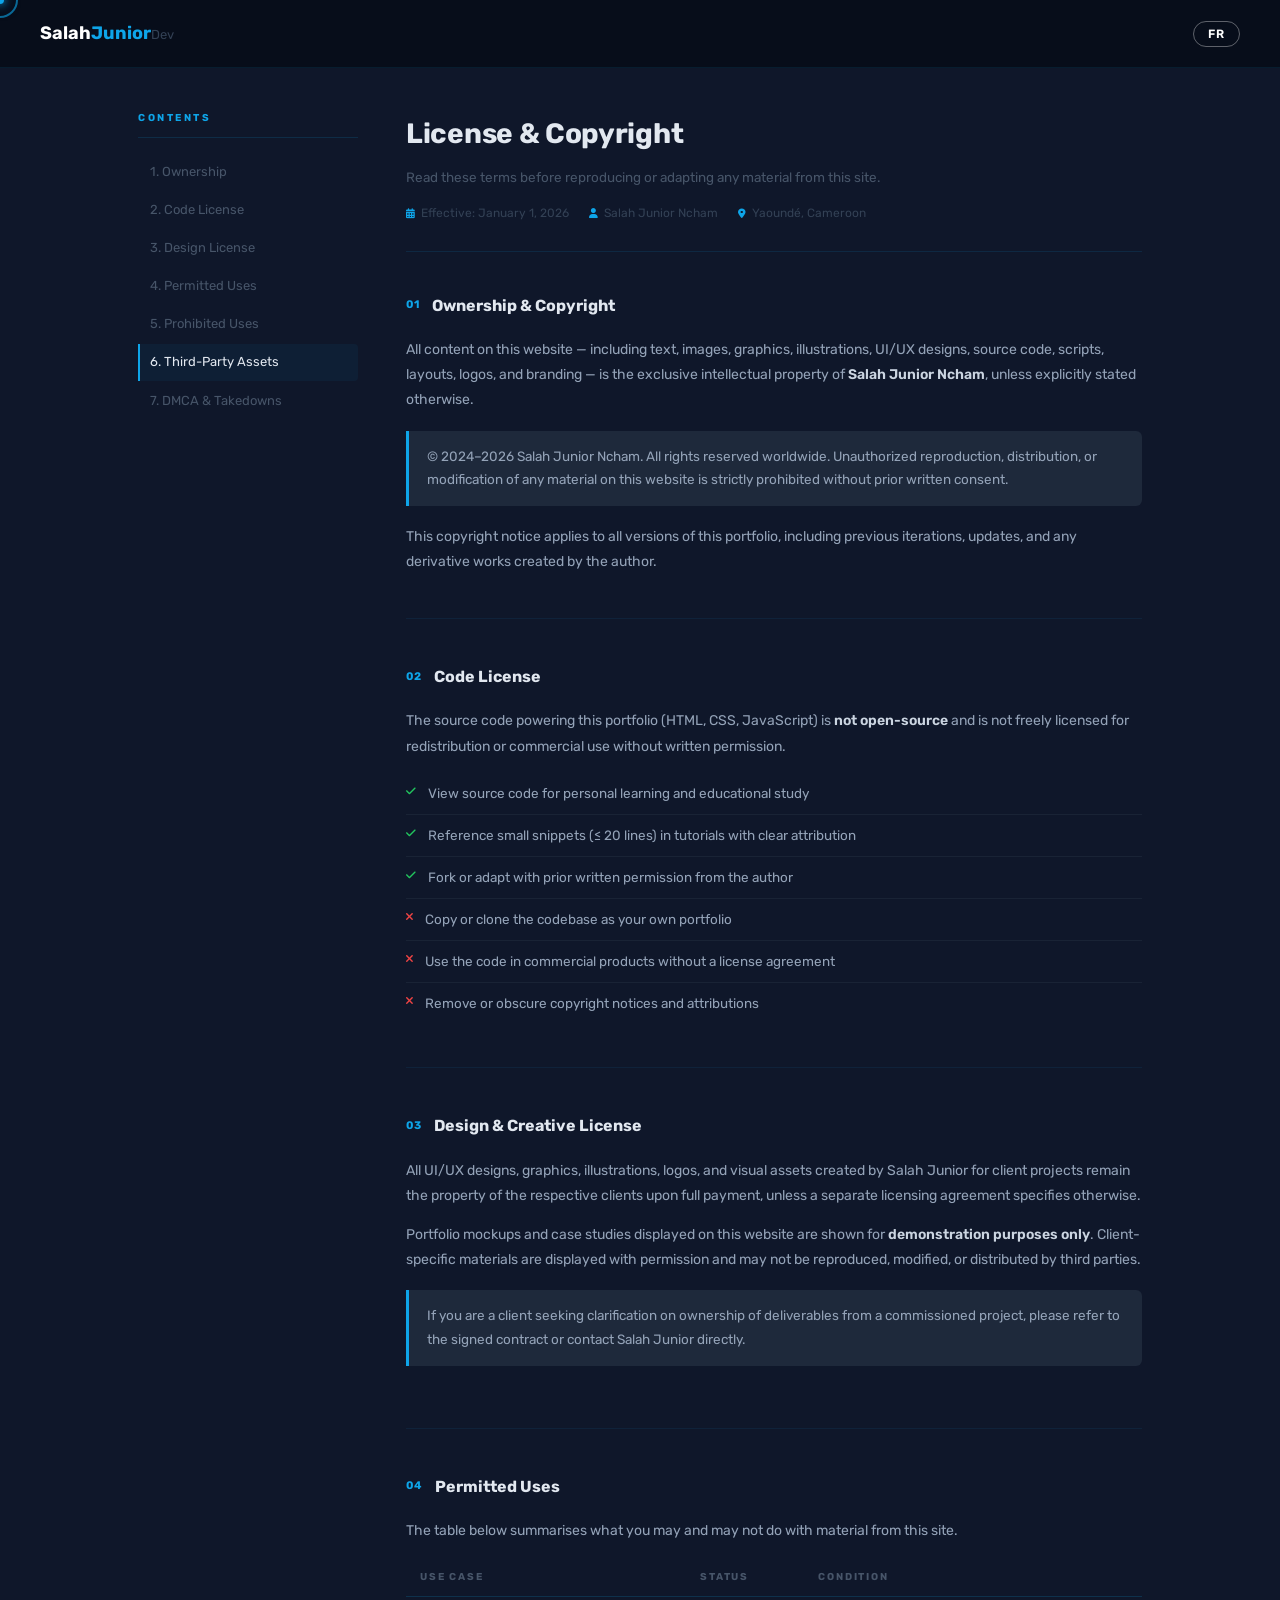
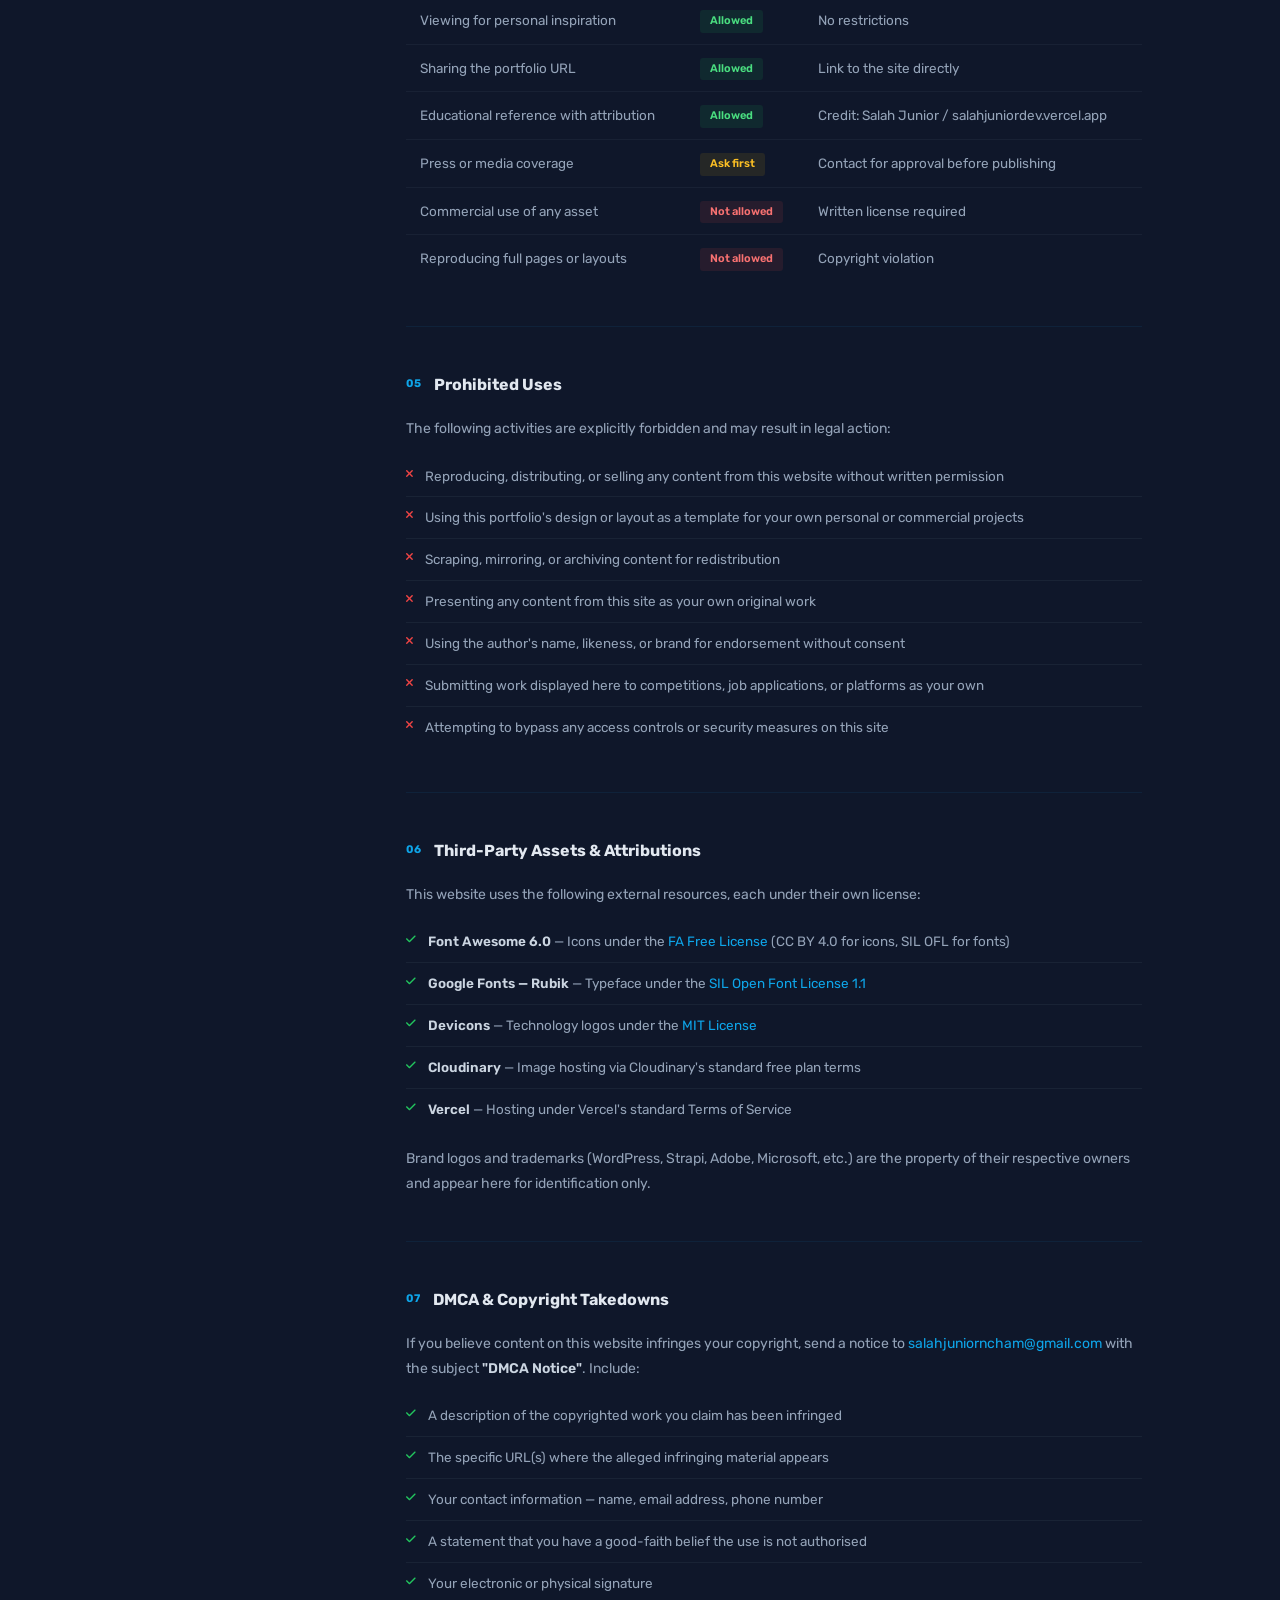
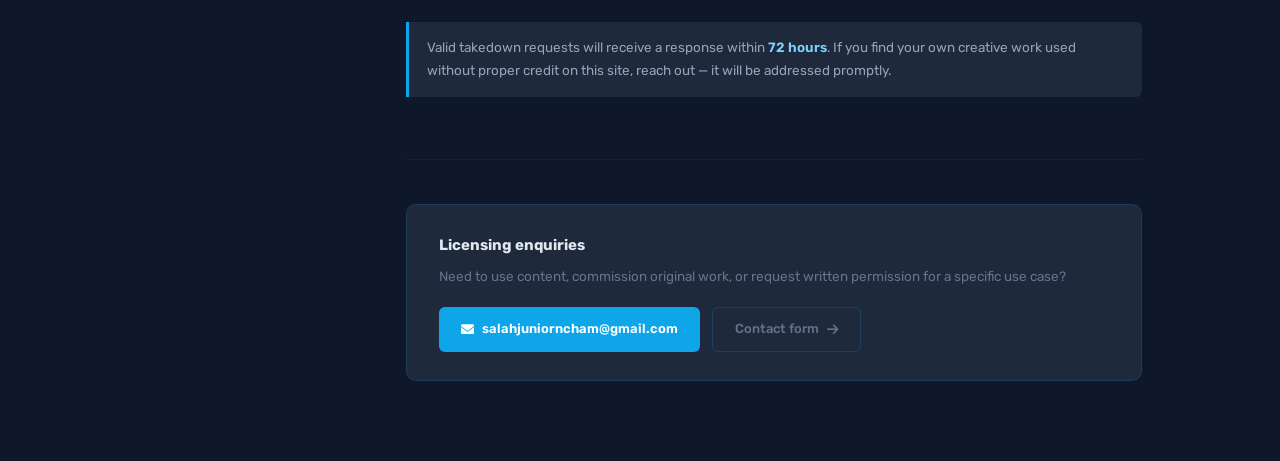
<file: license-copyright.html>
<!DOCTYPE html>
<html lang="en">
<head>
    <meta charset="utf-8">
    <meta http-equiv="X-UA-Compatible" content="IE=edge"/>
    <meta name="viewport" content="width=device-width, initial-scale=1, maximum-scale=1"/>
    <title>License &amp; Copyright | Salah Junior</title>
    <meta name="description" content="License and Copyright information for Salah Junior's portfolio website and creative work.">
    <meta name="robots" content="noindex, follow">
    <link rel="canonical" href="https://salahjuniordev.vercel.app/license-copyright.html">
    <meta property="og:type" content="website">
    <meta property="og:url" content="https://salahjuniordev.vercel.app/license-copyright.html">
    <meta property="og:title" content="License &amp; Copyright | Salah Junior">
    <meta property="og:description" content="License and Copyright information for Salah Junior's portfolio website and creative work.">
    <meta property="og:site_name" content="Salah Junior Portfolio">
    <link rel="shortcut icon" href="img/fav-icon/favicon.png" type="image/x-icon">
    <link href="https://fonts.googleapis.com/css?family=Rubik:300,400,500,700,900" rel="stylesheet">
    <link rel="stylesheet" href="https://cdnjs.cloudflare.com/ajax/libs/font-awesome/6.0.0/css/all.min.css"/>

    <style>
        *, *::before, *::after { box-sizing: border-box; margin: 0; padding: 0; }
        html { scroll-behavior: smooth; }

        body {
            font-family: 'Rubik', sans-serif;
            background: #0f172a;
            color: #94a3b8;
            line-height: 1.7;
            font-size: 14px;
        }

        /* Custom Cursor */
        * { cursor: none !important; }
        #cursor-dot {
            position: fixed; top: 0; left: 0;
            width: 8px; height: 8px;
            background: #0ea5e9; border-radius: 50%;
            pointer-events: none; z-index: 99999;
            transform: translate(-50%, -50%);
            transition: transform 0.1s ease, background 0.2s ease;
            box-shadow: 0 0 8px #0ea5e9, 0 0 16px rgba(14,165,233,0.5);
        }
        #cursor-ring {
            position: fixed; top: 0; left: 0;
            width: 36px; height: 36px;
            border: 2px solid rgba(14,165,233,0.6); border-radius: 50%;
            pointer-events: none; z-index: 99998;
            transform: translate(-50%, -50%);
            transition: width 0.3s, height 0.3s, border-color 0.3s;
        }

        a { color: #0ea5e9; text-decoration: none; transition: color 0.2s; }
        a:hover { color: #38bdf8; }

        /* Navbar */
        .lc-nav {
            position: fixed; top: 0; left: 0; right: 0;
            z-index: 1000;
            background: #070d1a;
            border-bottom: 1px solid rgba(14,165,233,0.1);
            height: 68px;
            display: flex; align-items: center;
            padding: 0 40px;
            justify-content: space-between;
        }
        .lc-logo { font-size: 18px; font-weight: 700; text-decoration: none; }
        .lc-logo .s { color: #fff; }
        .lc-logo .j { color: #0ea5e9; }
        .lc-logo .d { color: #334155; font-size: 13px; font-weight: 400; }

        /* Lang toggle — same pill as index page */
        .lc-lang-btn {
            background: transparent;
            border: 1px solid rgba(255,255,255,0.35);
            color: #fff;
            padding: 5px 14px;
            border-radius: 20px;
            font-size: 12px;
            font-weight: 600;
            letter-spacing: 1px;
            transition: all 0.3s;
            font-family: 'Rubik', sans-serif;
            cursor: pointer;
        }
        .lc-lang-btn:hover {
            background: rgba(14,165,233,0.15);
            border-color: #0ea5e9;
            color: #0ea5e9;
        }

        /* Page wrapper */
        .lc-wrapper {
            display: grid;
            grid-template-columns: 220px 1fr;
            max-width: 1060px;
            margin: 0 auto;
            padding: 110px 28px 80px;
            gap: 48px;
            align-items: start;
        }
        @media (max-width: 900px) {
            .lc-wrapper { grid-template-columns: 1fr; padding: 100px 20px 60px; }
            .lc-sidebar { display: none; }
        }

        /* Sidebar */
        .lc-sidebar { position: sticky; top: 90px; }
        .lc-sidebar-label {
            font-size: 10px; letter-spacing: 2.5px; font-weight: 700;
            text-transform: uppercase; color: #0ea5e9;
            display: block; margin-bottom: 16px;
            padding-bottom: 10px;
            border-bottom: 1px solid rgba(14,165,233,0.15);
        }
        .lc-sidebar nav { display: flex; flex-direction: column; gap: 2px; }
        .lc-sidebar nav a {
            font-size: 13px; color: #475569; padding: 7px 10px;
            border-left: 2px solid transparent; border-radius: 0 4px 4px 0;
            transition: color 0.2s, border-color 0.2s, background 0.2s;
        }
        .lc-sidebar nav a:hover,
        .lc-sidebar nav a.active {
            color: #e2e8f0;
            border-left-color: #0ea5e9;
            background: rgba(14,165,233,0.06);
        }

        /* Page title */
        .lc-page-title {
            margin-bottom: 40px;
            padding-bottom: 28px;
            border-bottom: 1px solid rgba(14,165,233,0.12);
        }
        .lc-page-title h1 { font-size: 28px; font-weight: 700; color: #e2e8f0; margin-bottom: 8px; letter-spacing: -0.3px; }
        .lc-page-title > p { font-size: 13.5px; color: #475569; margin: 0; }
        .lc-page-meta { display: flex; gap: 20px; flex-wrap: wrap; margin-top: 14px; }
        .lc-page-meta span { font-size: 12px; color: #334155; display: flex; align-items: center; gap: 6px; }
        .lc-page-meta i { color: #0ea5e9; font-size: 10px; }

        /* Sections */
        .lc-section { margin-bottom: 44px; padding-bottom: 44px; border-bottom: 1px solid rgba(14,165,233,0.08); }
        .lc-section:last-of-type { border-bottom: none; }
        .lc-section-title { display: flex; align-items: center; gap: 12px; margin-bottom: 18px; }
        .lc-section-num { font-size: 11px; font-weight: 700; color: #0ea5e9; letter-spacing: 1px; flex-shrink: 0; }
        .lc-section-title h2 { font-size: 16px; font-weight: 700; color: #e2e8f0; margin: 0; }
        .lc-section p { font-size: 14px; color: #94a3b8; line-height: 1.8; margin-bottom: 14px; }
        .lc-section p:last-child { margin-bottom: 0; }
        .lc-section strong { color: #cbd5e1; font-weight: 600; }

        /* Callout */
        .lc-callout {
            background: #1e293b;
            border-left: 3px solid #0ea5e9;
            border-radius: 0 6px 6px 0;
            padding: 14px 18px;
            margin: 18px 0;
            font-size: 13.5px;
            color: #94a3b8;
            line-height: 1.75;
        }
        .lc-callout strong { color: #7dd3fc; }

        /* List */
        .lc-list { list-style: none; padding: 0; margin: 14px 0 0; }
        .lc-list li {
            display: flex; gap: 12px; align-items: flex-start;
            padding: 9px 0;
            border-bottom: 1px solid rgba(30,41,59,0.7);
            font-size: 13.5px; color: #94a3b8;
        }
        .lc-list li:last-child { border-bottom: none; }
        .lc-list li i { flex-shrink: 0; margin-top: 3px; font-size: 11px; }
        .lc-list li i.fa-check { color: #22c55e; }
        .lc-list li i.fa-times { color: #ef4444; }
        .lc-list li div { flex: 1; }

        /* Table */
        .lc-table-wrap { overflow-x: auto; margin-top: 16px; }
        .lc-table { width: 100%; border-collapse: collapse; font-size: 13.5px; }
        .lc-table th {
            text-align: left; padding: 10px 14px;
            font-size: 10px; font-weight: 700; letter-spacing: 1.8px;
            text-transform: uppercase; color: #475569;
            border-bottom: 1px solid rgba(14,165,233,0.18);
        }
        .lc-table td {
            padding: 11px 14px; color: #94a3b8;
            border-bottom: 1px solid rgba(30,41,59,0.6);
            vertical-align: middle;
        }
        .lc-table tr:last-child td { border-bottom: none; }
        .lc-badge { display: inline-block; padding: 2px 10px; border-radius: 3px; font-size: 11px; font-weight: 600; }
        .lc-badge--yes { background: rgba(34,197,94,0.1); color: #4ade80; }
        .lc-badge--no  { background: rgba(239,68,68,0.1); color: #f87171; }
        .lc-badge--ask { background: rgba(234,179,8,0.1); color: #fbbf24; }

        /* Contact block */
        .lc-contact-block {
            background: #1e293b;
            border: 1px solid rgba(14,165,233,0.15);
            border-radius: 10px;
            padding: 28px 32px;
            margin-top: 44px;
        }
        .lc-contact-block h3 { font-size: 15px; font-weight: 700; color: #e2e8f0; margin-bottom: 6px; }
        .lc-contact-block p  { font-size: 13.5px; color: #64748b; margin-bottom: 20px; }
        .lc-contact-links { display: flex; gap: 12px; flex-wrap: wrap; }
        .lc-btn {
            display: inline-flex; align-items: center; gap: 8px;
            background: #0ea5e9; color: #fff !important;
            font-size: 13px; font-weight: 600;
            padding: 10px 22px; border-radius: 6px;
            transition: background 0.2s;
        }
        .lc-btn:hover { background: #0284c7; color: #fff !important; }
        .lc-btn-ghost {
            display: inline-flex; align-items: center; gap: 8px;
            background: transparent; color: #64748b !important;
            font-size: 13px; font-weight: 500;
            padding: 10px 22px; border-radius: 6px;
            border: 1px solid rgba(14,165,233,0.2);
            transition: border-color 0.2s, color 0.2s;
        }
        .lc-btn-ghost:hover { border-color: #0ea5e9; color: #e2e8f0 !important; }
    </style>
</head>

<body>
<div id="cursor-dot"></div>
<div id="cursor-ring"></div>

<!-- Nav -->
<nav class="lc-nav">
    <a href="index.html" class="lc-logo">
        <span class="s">Salah</span><span class="j">Junior</span><span class="d">Dev</span>
    </a>
    <button id="lcLangBtn" onclick="lcToggleLang()" class="lc-lang-btn">FR</button>
</nav>

<!-- Page layout -->
<div class="lc-wrapper">

    <!-- Sidebar TOC -->
    <aside class="lc-sidebar">
        <span class="lc-sidebar-label"
              data-en="Contents"
              data-fr="Sommaire">Contents</span>
        <nav>
            <a href="#ownership" class="active"
               data-en="1. Ownership"
               data-fr="1. Propriété">1. Ownership</a>
            <a href="#code"
               data-en="2. Code License"
               data-fr="2. Licence Code">2. Code License</a>
            <a href="#design"
               data-en="3. Design License"
               data-fr="3. Licence Design">3. Design License</a>
            <a href="#permitted"
               data-en="4. Permitted Uses"
               data-fr="4. Usages Permis">4. Permitted Uses</a>
            <a href="#prohibited"
               data-en="5. Prohibited Uses"
               data-fr="5. Usages Interdits">5. Prohibited Uses</a>
            <a href="#third-party"
               data-en="6. Third-Party Assets"
               data-fr="6. Ressources Tierces">6. Third-Party Assets</a>
            <a href="#dmca"
               data-en="7. DMCA &amp; Takedowns"
               data-fr="7. DMCA &amp; Retraits">7. DMCA &amp; Takedowns</a>
        </nav>
    </aside>

    <!-- Main -->
    <main class="lc-main">

        <!-- Page title -->
        <div class="lc-page-title">
            <h1 data-en="License &amp; Copyright"
                data-fr="Licence &amp; Droits d'auteur">License &amp; Copyright</h1>
            <p data-en="Read these terms before reproducing or adapting any material from this site."
               data-fr="Lisez ces conditions avant de reproduire ou d'adapter tout contenu de ce site.">Read these terms before reproducing or adapting any material from this site.</p>
            <div class="lc-page-meta">
                <span><i class="fas fa-calendar-alt"></i>
                    <span data-en="Effective: January 1, 2026"
                          data-fr="En vigueur : 1er janvier 2026">Effective: January 1, 2026</span>
                </span>
                <span><i class="fas fa-user"></i> Salah Junior Ncham</span>
                <span><i class="fas fa-map-marker-alt"></i>
                    <span data-en="Yaoundé, Cameroon"
                          data-fr="Yaoundé, Cameroun">Yaoundé, Cameroon</span>
                </span>
            </div>
        </div>

        <!-- 1. Ownership -->
        <div class="lc-section" id="ownership">
            <div class="lc-section-title">
                <span class="lc-section-num">01</span>
                <h2 data-en="Ownership &amp; Copyright"
                    data-fr="Propriété &amp; Droits d'auteur">Ownership &amp; Copyright</h2>
            </div>
            <p data-en="All content on this website — including text, images, graphics, illustrations, UI/UX designs, source code, scripts, layouts, logos, and branding — is the exclusive intellectual property of <strong>Salah Junior Ncham</strong>, unless explicitly stated otherwise."
               data-fr="Tout le contenu de ce site — textes, images, graphiques, illustrations, designs UI/UX, code source, scripts, mises en page, logos et identité de marque — est la propriété intellectuelle exclusive de <strong>Salah Junior Ncham</strong>, sauf mention contraire explicite.">All content on this website — including text, images, graphics, illustrations, UI/UX designs, source code, scripts, layouts, logos, and branding — is the exclusive intellectual property of <strong>Salah Junior Ncham</strong>, unless explicitly stated otherwise.</p>
            <div class="lc-callout"
                 data-en="&copy; 2024–2026 Salah Junior Ncham. All rights reserved worldwide. Unauthorized reproduction, distribution, or modification of any material on this website is strictly prohibited without prior written consent."
                 data-fr="&copy; 2024–2026 Salah Junior Ncham. Tous droits réservés dans le monde entier. Toute reproduction, distribution ou modification non autorisée de tout contenu de ce site est strictement interdite sans consentement écrit préalable.">&copy; 2024–2026 Salah Junior Ncham. All rights reserved worldwide. Unauthorized reproduction, distribution, or modification of any material on this website is strictly prohibited without prior written consent.</div>
            <p data-en="This copyright notice applies to all versions of this portfolio, including previous iterations, updates, and any derivative works created by the author."
               data-fr="Cet avis de droits d'auteur s'applique à toutes les versions de ce portfolio, y compris les versions précédentes, les mises à jour et toute œuvre dérivée créée par l'auteur.">This copyright notice applies to all versions of this portfolio, including previous iterations, updates, and any derivative works created by the author.</p>
        </div>

        <!-- 2. Code License -->
        <div class="lc-section" id="code">
            <div class="lc-section-title">
                <span class="lc-section-num">02</span>
                <h2 data-en="Code License"
                    data-fr="Licence du Code">Code License</h2>
            </div>
            <p data-en="The source code powering this portfolio (HTML, CSS, JavaScript) is <strong>not open-source</strong> and is not freely licensed for redistribution or commercial use without written permission."
               data-fr="Le code source de ce portfolio (HTML, CSS, JavaScript) n'est <strong>pas open-source</strong> et n'est pas librement autorisé à la redistribution ou à l'utilisation commerciale sans autorisation écrite.">The source code powering this portfolio (HTML, CSS, JavaScript) is <strong>not open-source</strong> and is not freely licensed for redistribution or commercial use without written permission.</p>
            <ul class="lc-list">
                <li><i class="fas fa-check"></i>
                    <div data-en="View source code for personal learning and educational study"
                         data-fr="Consulter le code source à des fins d'apprentissage personnel et d'étude">View source code for personal learning and educational study</div></li>
                <li><i class="fas fa-check"></i>
                    <div data-en="Reference small snippets (≤ 20 lines) in tutorials with clear attribution"
                         data-fr="Citer de courts extraits (≤ 20 lignes) dans des tutoriels avec attribution claire">Reference small snippets (≤ 20 lines) in tutorials with clear attribution</div></li>
                <li><i class="fas fa-check"></i>
                    <div data-en="Fork or adapt with prior written permission from the author"
                         data-fr="Forker ou adapter avec l'autorisation écrite préalable de l'auteur">Fork or adapt with prior written permission from the author</div></li>
                <li><i class="fas fa-times"></i>
                    <div data-en="Copy or clone the codebase as your own portfolio"
                         data-fr="Copier ou cloner le code comme votre propre portfolio">Copy or clone the codebase as your own portfolio</div></li>
                <li><i class="fas fa-times"></i>
                    <div data-en="Use the code in commercial products without a license agreement"
                         data-fr="Utiliser le code dans des produits commerciaux sans accord de licence">Use the code in commercial products without a license agreement</div></li>
                <li><i class="fas fa-times"></i>
                    <div data-en="Remove or obscure copyright notices and attributions"
                         data-fr="Supprimer ou masquer les mentions de droits d'auteur et attributions">Remove or obscure copyright notices and attributions</div></li>
            </ul>
        </div>

        <!-- 3. Design License -->
        <div class="lc-section" id="design">
            <div class="lc-section-title">
                <span class="lc-section-num">03</span>
                <h2 data-en="Design &amp; Creative License"
                    data-fr="Licence Design &amp; Créative">Design &amp; Creative License</h2>
            </div>
            <p data-en="All UI/UX designs, graphics, illustrations, logos, and visual assets created by Salah Junior for client projects remain the property of the respective clients upon full payment, unless a separate licensing agreement specifies otherwise."
               data-fr="Tous les designs UI/UX, graphiques, illustrations, logos et ressources visuelles créés par Salah Junior pour des projets clients restent la propriété des clients respectifs après paiement intégral, sauf si un accord de licence distinct en dispose autrement.">All UI/UX designs, graphics, illustrations, logos, and visual assets created by Salah Junior for client projects remain the property of the respective clients upon full payment, unless a separate licensing agreement specifies otherwise.</p>
            <p data-en="Portfolio mockups and case studies displayed on this website are shown for <strong>demonstration purposes only</strong>. Client-specific materials are displayed with permission and may not be reproduced, modified, or distributed by third parties."
               data-fr="Les maquettes et études de cas du portfolio affichées sur ce site le sont à des fins de <strong>démonstration uniquement</strong>. Les documents spécifiques aux clients sont présentés avec permission et ne peuvent être reproduits, modifiés ou distribués par des tiers.">Portfolio mockups and case studies displayed on this website are shown for <strong>demonstration purposes only</strong>. Client-specific materials are displayed with permission and may not be reproduced, modified, or distributed by third parties.</p>
            <div class="lc-callout"
                 data-en="If you are a client seeking clarification on ownership of deliverables from a commissioned project, please refer to the signed contract or contact Salah Junior directly."
                 data-fr="Si vous êtes un client cherchant à clarifier la propriété des livrables d'un projet commandé, veuillez vous référer au contrat signé ou contacter Salah Junior directement.">If you are a client seeking clarification on ownership of deliverables from a commissioned project, please refer to the signed contract or contact Salah Junior directly.</div>
        </div>

        <!-- 4. Permitted Uses -->
        <div class="lc-section" id="permitted">
            <div class="lc-section-title">
                <span class="lc-section-num">04</span>
                <h2 data-en="Permitted Uses"
                    data-fr="Usages Permis">Permitted Uses</h2>
            </div>
            <p data-en="The table below summarises what you may and may not do with material from this site."
               data-fr="Le tableau ci-dessous résume ce que vous pouvez et ne pouvez pas faire avec le contenu de ce site.">The table below summarises what you may and may not do with material from this site.</p>
            <div class="lc-table-wrap">
                <table class="lc-table">
                    <thead>
                        <tr>
                            <th data-en="Use case"  data-fr="Cas d'usage">Use case</th>
                            <th data-en="Status"    data-fr="Statut">Status</th>
                            <th data-en="Condition" data-fr="Condition">Condition</th>
                        </tr>
                    </thead>
                    <tbody>
                        <tr>
                            <td data-en="Viewing for personal inspiration"
                                data-fr="Consultation pour inspiration personnelle">Viewing for personal inspiration</td>
                            <td><span class="lc-badge lc-badge--yes"
                                      data-en="Allowed" data-fr="Autorisé">Allowed</span></td>
                            <td data-en="No restrictions"
                                data-fr="Aucune restriction">No restrictions</td>
                        </tr>
                        <tr>
                            <td data-en="Sharing the portfolio URL"
                                data-fr="Partager l'URL du portfolio">Sharing the portfolio URL</td>
                            <td><span class="lc-badge lc-badge--yes"
                                      data-en="Allowed" data-fr="Autorisé">Allowed</span></td>
                            <td data-en="Link to the site directly"
                                data-fr="Lien direct vers le site">Link to the site directly</td>
                        </tr>
                        <tr>
                            <td data-en="Educational reference with attribution"
                                data-fr="Référence éducative avec attribution">Educational reference with attribution</td>
                            <td><span class="lc-badge lc-badge--yes"
                                      data-en="Allowed" data-fr="Autorisé">Allowed</span></td>
                            <td data-en="Credit: Salah Junior / salahjuniordev.vercel.app"
                                data-fr="Crédit : Salah Junior / salahjuniordev.vercel.app">Credit: Salah Junior / salahjuniordev.vercel.app</td>
                        </tr>
                        <tr>
                            <td data-en="Press or media coverage"
                                data-fr="Couverture presse ou médias">Press or media coverage</td>
                            <td><span class="lc-badge lc-badge--ask"
                                      data-en="Ask first" data-fr="Demander d'abord">Ask first</span></td>
                            <td data-en="Contact for approval before publishing"
                                data-fr="Contacter pour approbation avant publication">Contact for approval before publishing</td>
                        </tr>
                        <tr>
                            <td data-en="Commercial use of any asset"
                                data-fr="Utilisation commerciale de tout contenu">Commercial use of any asset</td>
                            <td><span class="lc-badge lc-badge--no"
                                      data-en="Not allowed" data-fr="Non autorisé">Not allowed</span></td>
                            <td data-en="Written license required"
                                data-fr="Licence écrite requise">Written license required</td>
                        </tr>
                        <tr>
                            <td data-en="Reproducing full pages or layouts"
                                data-fr="Reproduction de pages ou mises en page entières">Reproducing full pages or layouts</td>
                            <td><span class="lc-badge lc-badge--no"
                                      data-en="Not allowed" data-fr="Non autorisé">Not allowed</span></td>
                            <td data-en="Copyright violation"
                                data-fr="Violation des droits d'auteur">Copyright violation</td>
                        </tr>
                    </tbody>
                </table>
            </div>
        </div>

        <!-- 5. Prohibited Uses -->
        <div class="lc-section" id="prohibited">
            <div class="lc-section-title">
                <span class="lc-section-num">05</span>
                <h2 data-en="Prohibited Uses"
                    data-fr="Usages Interdits">Prohibited Uses</h2>
            </div>
            <p data-en="The following activities are explicitly forbidden and may result in legal action:"
               data-fr="Les activités suivantes sont explicitement interdites et peuvent entraîner des poursuites judiciaires :">The following activities are explicitly forbidden and may result in legal action:</p>
            <ul class="lc-list">
                <li><i class="fas fa-times"></i>
                    <div data-en="Reproducing, distributing, or selling any content from this website without written permission"
                         data-fr="Reproduire, distribuer ou vendre tout contenu de ce site sans autorisation écrite">Reproducing, distributing, or selling any content from this website without written permission</div></li>
                <li><i class="fas fa-times"></i>
                    <div data-en="Using this portfolio's design or layout as a template for your own personal or commercial projects"
                         data-fr="Utiliser le design ou la mise en page de ce portfolio comme modèle pour vos propres projets personnels ou commerciaux">Using this portfolio's design or layout as a template for your own personal or commercial projects</div></li>
                <li><i class="fas fa-times"></i>
                    <div data-en="Scraping, mirroring, or archiving content for redistribution"
                         data-fr="Extraire, dupliquer ou archiver du contenu à des fins de redistribution">Scraping, mirroring, or archiving content for redistribution</div></li>
                <li><i class="fas fa-times"></i>
                    <div data-en="Presenting any content from this site as your own original work"
                         data-fr="Présenter tout contenu de ce site comme votre propre travail original">Presenting any content from this site as your own original work</div></li>
                <li><i class="fas fa-times"></i>
                    <div data-en="Using the author's name, likeness, or brand for endorsement without consent"
                         data-fr="Utiliser le nom, l'image ou la marque de l'auteur à des fins d'approbation sans consentement">Using the author's name, likeness, or brand for endorsement without consent</div></li>
                <li><i class="fas fa-times"></i>
                    <div data-en="Submitting work displayed here to competitions, job applications, or platforms as your own"
                         data-fr="Soumettre les travaux présentés ici à des concours, candidatures ou plateformes comme étant les vôtres">Submitting work displayed here to competitions, job applications, or platforms as your own</div></li>
                <li><i class="fas fa-times"></i>
                    <div data-en="Attempting to bypass any access controls or security measures on this site"
                         data-fr="Tenter de contourner les contrôles d'accès ou les mesures de sécurité de ce site">Attempting to bypass any access controls or security measures on this site</div></li>
            </ul>
        </div>

        <!-- 6. Third-Party Assets -->
        <div class="lc-section" id="third-party">
            <div class="lc-section-title">
                <span class="lc-section-num">06</span>
                <h2 data-en="Third-Party Assets &amp; Attributions"
                    data-fr="Ressources Tierces &amp; Attributions">Third-Party Assets &amp; Attributions</h2>
            </div>
            <p data-en="This website uses the following external resources, each under their own license:"
               data-fr="Ce site utilise les ressources externes suivantes, chacune sous sa propre licence :">This website uses the following external resources, each under their own license:</p>
            <ul class="lc-list">
                <li><i class="fas fa-check"></i>
                    <div data-en="<strong>Font Awesome 6.0</strong> — Icons under the <a href='https://fontawesome.com/license/free' target='_blank'>FA Free License</a> (CC BY 4.0 for icons, SIL OFL for fonts)"
                         data-fr="<strong>Font Awesome 6.0</strong> — Icônes sous la <a href='https://fontawesome.com/license/free' target='_blank'>Licence FA Free</a> (CC BY 4.0 pour les icônes, SIL OFL pour les polices)"><strong>Font Awesome 6.0</strong> — Icons under the <a href="https://fontawesome.com/license/free" target="_blank">FA Free License</a> (CC BY 4.0 for icons, SIL OFL for fonts)</div></li>
                <li><i class="fas fa-check"></i>
                    <div data-en="<strong>Google Fonts — Rubik</strong> — Typeface under the <a href='https://fonts.google.com/specimen/Rubik/about' target='_blank'>SIL Open Font License 1.1</a>"
                         data-fr="<strong>Google Fonts — Rubik</strong> — Police sous la <a href='https://fonts.google.com/specimen/Rubik/about' target='_blank'>Licence SIL Open Font 1.1</a>"><strong>Google Fonts — Rubik</strong> — Typeface under the <a href="https://fonts.google.com/specimen/Rubik/about" target="_blank">SIL Open Font License 1.1</a></div></li>
                <li><i class="fas fa-check"></i>
                    <div data-en="<strong>Devicons</strong> — Technology logos under the <a href='https://github.com/devicons/devicon/blob/master/LICENSE' target='_blank'>MIT License</a>"
                         data-fr="<strong>Devicons</strong> — Logos technologiques sous la <a href='https://github.com/devicons/devicon/blob/master/LICENSE' target='_blank'>Licence MIT</a>"><strong>Devicons</strong> — Technology logos under the <a href="https://github.com/devicons/devicon/blob/master/LICENSE" target="_blank">MIT License</a></div></li>
                <li><i class="fas fa-check"></i>
                    <div data-en="<strong>Cloudinary</strong> — Image hosting via Cloudinary's standard free plan terms"
                         data-fr="<strong>Cloudinary</strong> — Hébergement d'images selon les conditions du plan gratuit standard de Cloudinary"><strong>Cloudinary</strong> — Image hosting via Cloudinary's standard free plan terms</div></li>
                <li><i class="fas fa-check"></i>
                    <div data-en="<strong>Vercel</strong> — Hosting under Vercel's standard Terms of Service"
                         data-fr="<strong>Vercel</strong> — Hébergement selon les Conditions d'utilisation standard de Vercel"><strong>Vercel</strong> — Hosting under Vercel's standard Terms of Service</div></li>
            </ul>
            <p style="margin-top: 16px;"
               data-en="Brand logos and trademarks (WordPress, Strapi, Adobe, Microsoft, etc.) are the property of their respective owners and appear here for identification only."
               data-fr="Les logos de marques et marques commerciales (WordPress, Strapi, Adobe, Microsoft, etc.) sont la propriété de leurs détenteurs respectifs et apparaissent ici à des fins d'identification uniquement.">Brand logos and trademarks (WordPress, Strapi, Adobe, Microsoft, etc.) are the property of their respective owners and appear here for identification only.</p>
        </div>

        <!-- 7. DMCA -->
        <div class="lc-section" id="dmca">
            <div class="lc-section-title">
                <span class="lc-section-num">07</span>
                <h2 data-en="DMCA &amp; Copyright Takedowns"
                    data-fr="DMCA &amp; Retraits de Droits d'auteur">DMCA &amp; Copyright Takedowns</h2>
            </div>
            <p data-en="If you believe content on this website infringes your copyright, send a notice to <a href='mailto:salahjuniorncham@gmail.com'>salahjuniorncham@gmail.com</a> with the subject <strong>&quot;DMCA Notice&quot;</strong>. Include:"
               data-fr="Si vous estimez qu'un contenu de ce site viole vos droits d'auteur, envoyez un avis à <a href='mailto:salahjuniorncham@gmail.com'>salahjuniorncham@gmail.com</a> avec l'objet <strong>&quot;Avis DMCA&quot;</strong>. Incluez :">If you believe content on this website infringes your copyright, send a notice to <a href="mailto:salahjuniorncham@gmail.com">salahjuniorncham@gmail.com</a> with the subject <strong>"DMCA Notice"</strong>. Include:</p>
            <ul class="lc-list">
                <li><i class="fas fa-check"></i>
                    <div data-en="A description of the copyrighted work you claim has been infringed"
                         data-fr="Une description de l'œuvre protégée dont vous affirmez qu'elle a été violée">A description of the copyrighted work you claim has been infringed</div></li>
                <li><i class="fas fa-check"></i>
                    <div data-en="The specific URL(s) where the alleged infringing material appears"
                         data-fr="Les URL spécifiques où apparaît le contenu supposément contrefaisant">The specific URL(s) where the alleged infringing material appears</div></li>
                <li><i class="fas fa-check"></i>
                    <div data-en="Your contact information — name, email address, phone number"
                         data-fr="Vos coordonnées — nom, adresse e-mail, numéro de téléphone">Your contact information — name, email address, phone number</div></li>
                <li><i class="fas fa-check"></i>
                    <div data-en="A statement that you have a good-faith belief the use is not authorised"
                         data-fr="Une déclaration indiquant que vous croyez de bonne foi que l'utilisation n'est pas autorisée">A statement that you have a good-faith belief the use is not authorised</div></li>
                <li><i class="fas fa-check"></i>
                    <div data-en="Your electronic or physical signature"
                         data-fr="Votre signature électronique ou physique">Your electronic or physical signature</div></li>
            </ul>
            <div class="lc-callout"
                 data-en="Valid takedown requests will receive a response within <strong>72 hours</strong>. If you find your own creative work used without proper credit on this site, reach out — it will be addressed promptly."
                 data-fr="Les demandes de retrait valides recevront une réponse dans les <strong>72 heures</strong>. Si vous trouvez votre propre travail créatif utilisé sans crédit approprié sur ce site, contactez-nous — cela sera traité rapidement.">Valid takedown requests will receive a response within <strong>72 hours</strong>. If you find your own creative work used without proper credit on this site, reach out — it will be addressed promptly.</div>
        </div>

        <!-- Contact block -->
        <div class="lc-contact-block">
            <h3 data-en="Licensing enquiries"
                data-fr="Demandes de licence">Licensing enquiries</h3>
            <p data-en="Need to use content, commission original work, or request written permission for a specific use case?"
               data-fr="Besoin d'utiliser du contenu, de commander un travail original ou de demander une autorisation écrite pour un cas d'usage spécifique ?">Need to use content, commission original work, or request written permission for a specific use case?</p>
            <div class="lc-contact-links">
                <a href="mailto:salahjuniorncham@gmail.com" class="lc-btn">
                    <i class="fas fa-envelope"></i> salahjuniorncham@gmail.com
                </a>
                <a href="index.html#contact" class="lc-btn-ghost">
                    <span data-en="Contact form" data-fr="Formulaire de contact">Contact form</span>
                    <i class="fas fa-arrow-right"></i>
                </a>
            </div>
        </div>

    </main>
</div>

<script>
(function() {
    var dot  = document.getElementById('cursor-dot');
    var ring = document.getElementById('cursor-ring');
    var mx = 0, my = 0, rx = 0, ry = 0;

    document.addEventListener('mousemove', function(e) {
        mx = e.clientX; my = e.clientY;
        dot.style.left = mx + 'px'; dot.style.top = my + 'px';
    });
    (function loop() {
        rx += (mx - rx) * 0.12; ry += (my - ry) * 0.12;
        ring.style.left = rx + 'px'; ring.style.top = ry + 'px';
        requestAnimationFrame(loop);
    })();

    // Sidebar active state on scroll
    var sections = document.querySelectorAll('.lc-section[id]');
    var navLinks  = document.querySelectorAll('.lc-sidebar nav a');
    window.addEventListener('scroll', function() {
        var scrollY = window.scrollY + 110;
        sections.forEach(function(sec) {
            if (scrollY >= sec.offsetTop && scrollY < sec.offsetTop + sec.offsetHeight) {
                navLinks.forEach(function(l) { l.classList.remove('active'); });
                var match = document.querySelector('.lc-sidebar nav a[href="#' + sec.id + '"]');
                if (match) match.classList.add('active');
            }
        });
    }, { passive: true });

    // Smooth scroll
    document.querySelectorAll('a[href^="#"]').forEach(function(a) {
        a.addEventListener('click', function(e) {
            var t = document.querySelector(this.getAttribute('href'));
            if (t) { e.preventDefault(); window.scrollTo({ top: t.offsetTop - 88, behavior: 'smooth' }); }
        });
    });
})();
</script>

<!-- Language Toggle -->
<script>
(function () {
    var lang = 'en';

    window.lcToggleLang = function () {
        lang = lang === 'en' ? 'fr' : 'en';
        applyLang();
    };

    function applyLang() {
        document.querySelectorAll('[data-en]').forEach(function (el) {
            var val = el.getAttribute('data-' + lang);
            if (val === null) return;
            // Use innerHTML for elements that may contain tags (strong, a, etc.)
            if (val.indexOf('<') !== -1) {
                el.innerHTML = val;
            } else {
                el.textContent = val;
            }
        });
        // Button label
        var btn = document.getElementById('lcLangBtn');
        if (btn) btn.textContent = lang === 'en' ? 'FR' : 'EN';
    }
})();
</script>

</body>
</html>
</file>
